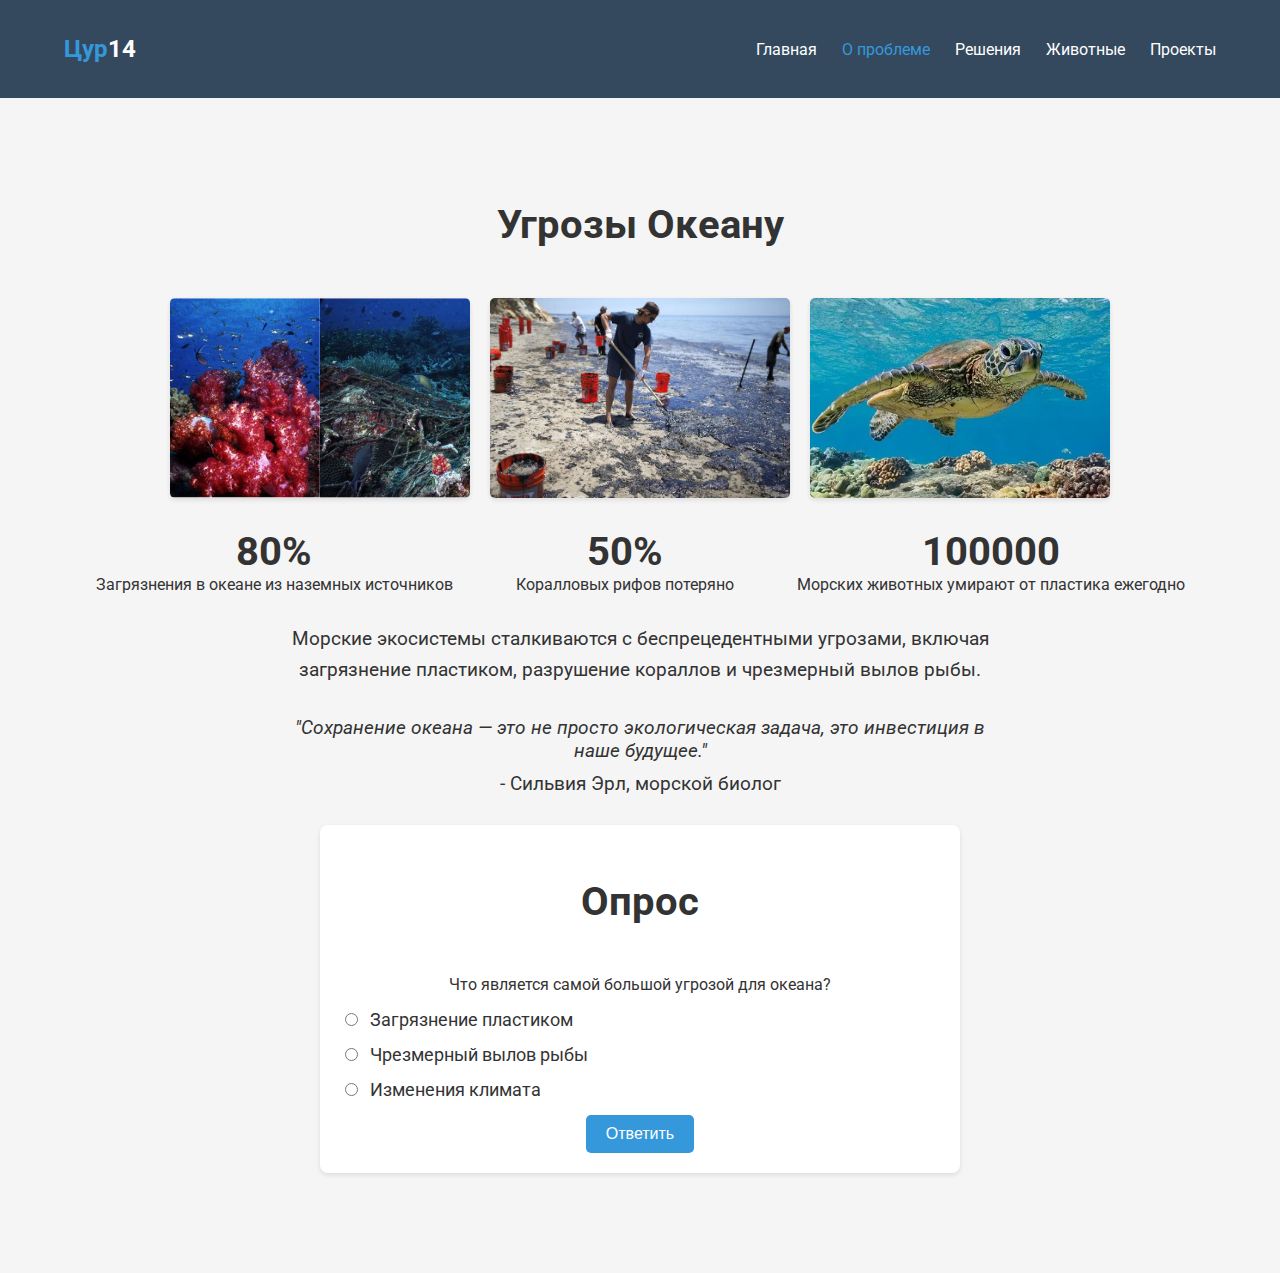
<file: problem.html>
<!DOCTYPE html>
<html lang="ru">
<head>
    <meta charset="UTF-8">
    <meta name="viewport" content="width=device-width, initial-scale=1.0">
    <title>Цур 14: Проблема</title>
    <link rel="stylesheet" href="style.css">
      <link rel="stylesheet" href="https://cdnjs.cloudflare.com/ajax/libs/font-awesome/6.0.0/css/all.min.css" integrity="sha512-9usAa10IRO0HhonpyAIVpjrylPvoDwiPUiKdWk5t3PyolY1cOd4DSE0Ga+ri4AuTroPR5aQvXU9xC6qOPnzFeg==" crossorigin="anonymous" referrerpolicy="no-referrer" />
      <link href="https://fonts.googleapis.com/css2?family=Roboto:wght@400;700&display=swap" rel="stylesheet">
</head>
<body>
    <nav class="navbar">
      <div class="container">
        <a href="index.html" class="logo"><span>Цур</span>14</a>
          <div class="menu-toggle">
             <i class="fas fa-bars"></i>
           </div>
         <ul class="nav-links">
              <li><a href="index.html" >Главная</a></li>
              <li><a href="problem.html" class="active">О проблеме</a></li>
              <li><a href="solutions.html">Решения</a></li>
              <li><a href="wildlife.html">Животные</a></li>
              <li><a href="projects.html">Проекты</a></li>
            
          </ul>
       </div>
      </nav>
     <div class="mobile-nav">
        <ul class="mobile-nav-links">
            <li><a href="index.html">Главная</a></li>
            <li><a href="problem.html" class="active">О проблеме</a></li>
           <li><a href="solutions.html">Решения</a></li>
            <li><a href="wildlife.html">Животные</a></li>
            <li><a href="projects.html">Проекты</a></li>
          
        </ul>
     </div>
    <section class="problem" id="problem">
        <div class="container">
            <h2>Угрозы Океану</h2>
            <div class="gallery">
               <div class="gallery-item"><img src="сломанные каралы.png" alt="Разрушенный коралл"></div>
               <div class="gallery-item"><img src="чистка.jpg" alt="Загрязнение"></div>
               <div class="gallery-item"><img src="черепашка.webp" alt="Морская черепаха"></div>
            </div>
            <div class="infographics">
               <div class="infographic-item">
                    <div class="infographic-text">
                       <span class="infographic-number">80%</span>
                       <span class="infographic-label">Загрязнения в океане из наземных источников</span>
                   </div>
                </div>
                <div class="infographic-item">
                    <div class="infographic-text">
                        <span class="infographic-number">50%</span>
                        <span class="infographic-label">Коралловых рифов потеряно</span>
                   </div>
                </div>
                <div class="infographic-item">
                  <div class="infographic-text">
                      <span class="infographic-number">100000</span>
                      <span class="infographic-label">Морских животных умирают от пластика ежегодно</span>
                   </div>
               </div>
           </div>
            <div class="problem-text-container">
                <p class="problem-text">
                   Морские экосистемы сталкиваются с беспрецедентными угрозами, включая загрязнение пластиком, разрушение кораллов и чрезмерный вылов рыбы.
                </p>
            </div>
           <div class="quote">
                <p>
                    "Сохранение океана — это не просто экологическая задача, это инвестиция в наше будущее."
                   <br>
                    <span> - Сильвия Эрл, морской биолог</span>
               </p>
            </div>
             <div class="quiz-container">
                <h2>Опрос</h2>
                <p>Что является самой большой угрозой для океана?</p>
                <form id="quiz-form">
                    <div class="quiz-option">
                         <input type="radio" id="option1" name="quiz" value="pollution">
                         <label for="option1">Загрязнение пластиком</label>
                    </div>
                    <div class="quiz-option">
                         <input type="radio" id="option2" name="quiz" value="overfishing">
                       <label for="option2">Чрезмерный вылов рыбы</label>
                   </div>
                   <div class="quiz-option">
                         <input type="radio" id="option3" name="quiz" value="climate">
                       <label for="option3">Изменения климата</label>
                   </div>
                  <button type="submit" class="quiz-button">Ответить</button>
             </form>
             <div id="result"></div>
            </div>
        </div>
     </section>
<script src="script.js"></script>
</body>
</html>
</file>
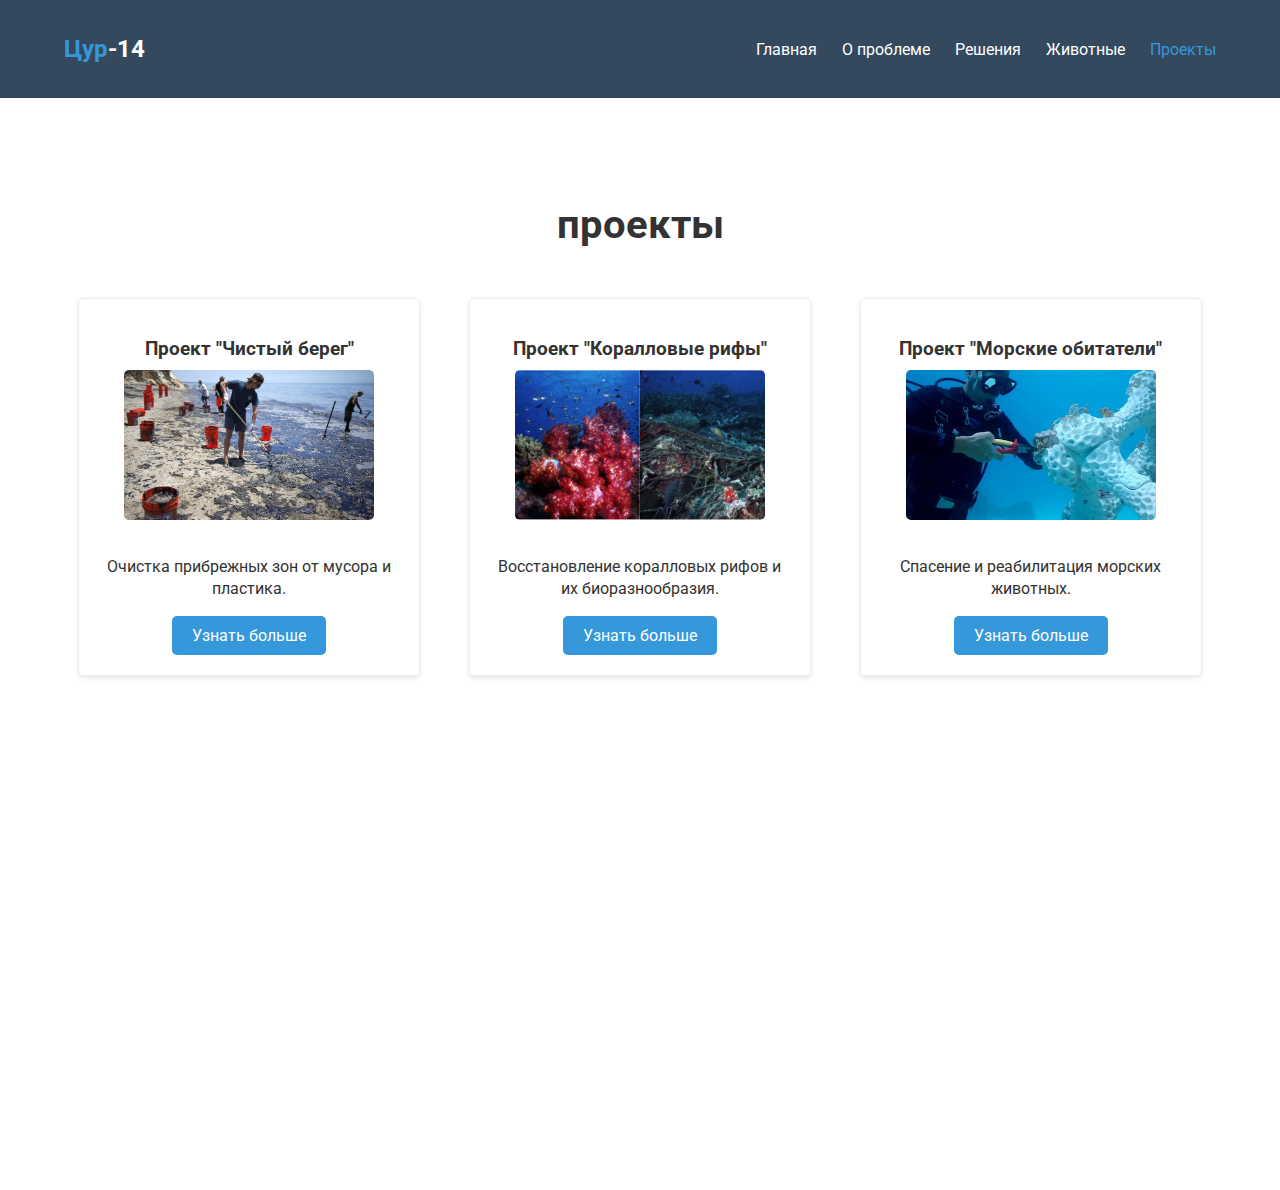
<file: projects.html>
<!DOCTYPE html>
<html lang="ru">
<head>
    <meta charset="UTF-8">
    <meta name="viewport" content="width=device-width, initial-scale=1.0">
    <title>Цур 14:Проекты</title>
    <link rel="stylesheet" href="style.css">
      <link rel="stylesheet" href="https://cdnjs.cloudflare.com/ajax/libs/font-awesome/6.0.0/css/all.min.css" integrity="sha512-9usAa10IRO0HhonpyAIVpjrylPvoDwiPUiKdWk5t3PyolY1cOd4DSE0Ga+ri4AuTroPR5aQvXU9xC6qOPnzFeg==" crossorigin="anonymous" referrerpolicy="no-referrer" />
      <link href="https://fonts.googleapis.com/css2?family=Roboto:wght@400;700&display=swap" rel="stylesheet">
</head>
<body>
     <nav class="navbar">
       <div class="container">
         <a href="index.html" class="logo"><span>Цур</span>-14</a>
           <div class="menu-toggle">
             <i class="fas fa-bars"></i>
            </div>
         <ul class="nav-links">
            <li><a href="index.html">Главная</a></li>
           <li><a href="problem.html" >О проблеме</a></li>
             <li><a href="solutions.html">Решения</a></li>
             <li><a href="wildlife.html">Животные</a></li>
            <li><a href="projects.html" class="active">Проекты</a></li>
     
         </ul>
       </div>
    </nav>
    <div class="mobile-nav">
        <ul class="mobile-nav-links">
            <li><a href="index.html">Главная</a></li>
            <li><a href="problem.html">О проблеме</a></li>
           <li><a href="solutions.html">Решения</a></li>
            <li><a href="wildlife.html">Животные</a></li>
            <li><a href="projects.html" class="active">Проекты</a></li>
         
        </ul>
     </div>
    <section class="projects" id="projects">
        <div class="container">
            <h2>проекты</h2>
            <div class="project-cards">
                <div class="project-card">
                  <h3>Проект "Чистый берег"</h3>
                    <div class="card-content">
                        <img src="чистка.jpg" alt="Чистка пляжа">
                      <p>Очистка прибрежных зон от мусора и пластика.</p>
                    </div>
                    <a href="contact.html" class="project-button">Узнать больше</a>
                </div>
               <div class="project-card">
                    <h3>Проект "Коралловые рифы"</h3>
                     <div class="card-content">
                       <img src="сломанные каралы.png" alt="Восстановление кораллов">
                        <p>Восстановление коралловых рифов и их биоразнообразия.</p>
                   </div>
                   <a href="contact.html" class="project-button">Узнать больше</a>
                </div>
              <div class="project-card">
                    <h3>Проект "Морские обитатели"</h3>
                     <div class="card-content">
                         <img src="восстановка.webp" alt="Спасение животных">
                       <p>Спасение и реабилитация морских животных.</p>
                   </div>
                    <a href="contact.html" class="project-button">Узнать больше</a>
                </div>
            </div>
          <div class="map-container">
              <iframe src="https://www.google.com/maps/embed?pb=!1m14!1m12!1m3!1d76004.8282708567!2d37.6320693!3d55.7509497!2m3!1f0!2f0!3f0!3m2!1i1024!2i768!4f13.1!5e0!3m2!1sru!2sru!4v1716455401419!5m2!1sru!2sru" width="600" height="450" style="border:0;" allowfullscreen="" loading="lazy" referrerpolicy="no-referrer-when-downgrade"></iframe>
             </div>
        </div>
    </section>
 <script src="script.js"></script>
</body>
</html>
</file>
<file: style.css>
body {
    font-family: 'Roboto', sans-serif;
    margin: 0;
    padding: 0;
    color: #333;
    scroll-behavior: smooth;
}
h2 {
   font-size: 2.5em;
    text-align: center;
    margin-bottom: 50px;
}

.container {
    width: 90%;
    max-width: 1200px;
    margin: 0 auto;
    padding: 20px 0;
}
/* Навигация */
.navbar {
    background-color: #34495e;
    padding: 15px 0;
    position: sticky;
    top: 0;
    z-index: 100;
}
.navbar .container {
    display: flex;
    justify-content: space-between;
    align-items: center;
}
.logo {
    color: white;
    font-size: 1.5em;
    text-decoration: none;
    font-weight: bold;
}
.logo span {
    color: #3498db;
}
.nav-links {
    list-style: none;
    padding: 0;
     margin: 0;
    display: flex;
}
.nav-links li {
   margin-left: 25px;
}
.nav-links li a {
    color: white;
    text-decoration: none;
    transition: color 0.3s ease;
}
.nav-links li a:hover {
   color: #3498db;
}
.menu-toggle {
  display: none;
   color: white;
   font-size: 1.5em;
   cursor: pointer;
}
.mobile-nav {
  position: fixed;
  top: 0;
  left: -300px;
  width: 300px;
  height: 100%;
  background-color: #34495e;
  z-index: 101;
  transition: left 0.3s ease;
  padding-top: 60px;
    overflow: auto;
}
.mobile-nav.active {
    left: 0;
}
.mobile-nav-links {
    list-style: none;
     padding: 0;
    margin: 0;
}
.mobile-nav-links li {
   margin-bottom: 20px;
  text-align: center;
}
.mobile-nav-links li a {
   color: white;
  text-decoration: none;
  font-size: 1.1em;
   display: block;
  padding: 10px 0;
  transition: color 0.3s ease;
}
.mobile-nav-links li a:hover {
   color: #3498db;
}
.home{
     position: relative;
     height: 100vh;
    display: flex;
    align-items: center;
    justify-content: center;
    text-align: center;
    overflow: hidden;
}

.background-video {
     position: absolute;
    top: 0;
    left: 0;
    width: 100%;
    height: 100%;
    overflow: hidden;
    z-index: -1;
}
.overlay {
    position: absolute;
    top: 0;
    left: 0;
    width: 100%;
    height: 100%;
    background-color: rgba(0,0,0,0.3);
    z-index: 0;
}

.background-video video {
    min-width: 100%;
    min-height: 100%;
    object-fit: cover;
}
.home .content {
  color: #fff;
  position: relative;
  z-index: 1;
  padding: 20px;
}
.main-title {
    font-size: 3.5em;
    margin-bottom: 10px;
    font-family: 'Times New Roman', Times, serif;
}
.subtitle {
    font-size: 1.3em;
    margin-bottom: 30px;
}
.animated-logo {
    font-size: 4em;
     margin: 30px auto;
    animation: logoAnimation 2s ease-in-out infinite alternate;
}

@keyframes logoAnimation {
    from {transform: translateY(0);}
    to {transform: translateY(-10px);}
}
.cta-button {
    padding: 15px 30px;
    background-color: #3498db;
    color: white;
    border: none;
    cursor: pointer;
    border-radius: 5px;
    font-size: 1.2em;
    transition: background-color 0.3s ease;
    text-decoration: none;
    display: inline-block;
}
.cta-button:hover {
    background-color: #217dbb;
}
.fade-in-text {
    opacity: 0;
    transform: translateY(20px);
    transition: opacity 0.8s ease-out, transform 0.8s ease-out;
    font-size: 1.2em;
     margin: 20px 0;
}
.fade-in-text.visible {
    opacity: 1;
    transform: translateY(0);
}
.gif-container {
   margin-top: 20px;
}
.wave-gif {
  width: 150px;
   height: auto;
}
/* Проблема */
.problem {
  background-color: #f5f5f5;
    padding: 50px 0;
}
.gallery {
    display: flex;
    justify-content: center;
    gap: 20px;
    margin-bottom: 30px;
}
.gallery-item {
    width: 300px;
    height: 200px;
    overflow: hidden;
    border-radius: 5px;
    box-shadow: 0 2px 5px rgba(0,0,0,0.1);
}
.gallery-item img {
    width: 100%;
    height: 100%;
    object-fit: cover;
}
.infographics {
    display: flex;
    justify-content: space-around;
    margin-bottom: 30px;
}
.infographic-item {
    text-align: center;
}
.infographic-number {
    font-size: 2.5em;
    font-weight: bold;
    display: block;
}
.infographic-label {
   font-size: 1em;
    display: block;
}
.problem-text-container {
     margin-bottom: 30px;
    text-align: center;
}
.problem-text {
      font-size: 1.2em;
     line-height: 1.6;
    max-width: 800px;
    margin: 0 auto;
}
.quote {
    text-align: center;
    font-style: italic;
    max-width: 700px;
     margin: 0 auto;
    font-size: 1.2em;
}
.quote span {
  font-style: normal;
  display: block;
   margin-top: 10px;
}
.quiz-container {
     background-color: white;
    padding: 20px;
    border-radius: 8px;
    box-shadow: 0 2px 5px rgba(0,0,0,0.1);
    margin-top: 30px;
     max-width: 600px;
     margin: 30px auto;
    text-align: center;
}
.quiz-option {
    margin: 15px 0;
    text-align: left;
}
.quiz-option label {
    font-size: 1.1em;
    margin-left: 5px;
}
.quiz-button {
    padding: 10px 20px;
    background-color: #3498db;
    color: white;
    border: none;
    cursor: pointer;
    border-radius: 5px;
     font-size: 1em;
   transition: background-color 0.3s ease;
}
.quiz-button:hover {
    background-color: #217dbb;
}

/* Решения */
.solutions {
    background-color: #fff;
    padding: 50px 0;
    position: relative;
}
.solutions-grid {
    display: flex;
     justify-content: space-around;
    margin-bottom: 40px;
}
.solution-item {
    text-align: center;
     width: 250px;
}
.solution-item i {
    font-size: 3em;
    color: #3498db;
    margin-bottom: 15px;
}
.solution-item p {
    font-size: 1.2em;
    margin-bottom: 15px;
}
.solution-button {
    padding: 10px 20px;
    background-color: #2ecc71;
    color: white;
    border: none;
    cursor: pointer;
    border-radius: 5px;
    transition: background-color 0.3s ease;
    text-decoration: none;
    display: inline-block;
}
.solution-button:hover {
    background-color: #27ae60;
}
.video-container {
  max-width: 800px;
  margin: 20px auto;
  text-align: center;
}
.video-container video {
    width: 100%;
    max-width: 100%;
     height: auto;
    border-radius: 5px;
}

.solutions-text {
   text-align: center;
    max-width: 800px;
    margin: 0 auto;
    font-size: 1.2em;
    line-height: 1.6;
    margin-top: 30px;
}
.animated-elements {
    position: absolute;
    top: 20%;
    left: 10%;
    z-index: -1;
}
.animated-element {
    position: absolute;
}

.animated-bubble {
     width: 50px;
    height: 50px;
     border-radius: 50%;
     background-color: #3498db;
     animation: bubbleAnimation 5s linear infinite;
}
.animated-bubble-2 {
     width: 30px;
    height: 30px;
      border-radius: 50%;
    background-color: #2ecc71;
      animation: bubbleAnimation 8s linear infinite;
}

@keyframes bubbleAnimation {
    0% {
        transform: translateY(0) translateX(0);
        opacity: 0.6;
    }
   50% {
        transform: translateY(20px) translateX(-10px);
           opacity: 0.3;
    }
    100% {
         transform: translateY(0) translateX(0);
          opacity: 0;
    }
}

/* Животные */
.wildlife {
   background-color: #f0f8ff;
    padding: 50px 0;
}
.wildlife .gallery {
    display: flex;
    justify-content: center;
     gap: 20px;
    margin-bottom: 30px;
}
.wildlife .gallery-item {
    width: 250px;
    height: 180px;
    overflow: hidden;
    border-radius: 5px;
    box-shadow: 0 2px 5px rgba(0,0,0,0.1);
}
.wildlife .gallery-item img {
    width: 100%;
    height: 100%;
    object-fit: cover;
    transition: transform 0.3s ease;
}
.wildlife .gallery-item img:hover {
    transform: scale(1.1);
}
.descriptions {
    display: flex;
    justify-content: space-around;
    margin-bottom: 30px;
}
.description {
  width: 250px;
    text-align: center;
    padding: 15px;
}
.description h3 {
   margin-bottom: 10px;
}
.description p {
    font-size: 1em;
     line-height: 1.4;
}
.gif-container-animals {
  margin-top: 20px;
    text-align: center;
}
.jellyfish-gif {
   width: 120px;
  height: auto;
}

/* Проекты */
.projects {
    background-color: #fff;
    padding: 50px 0;
}
.project-cards {
    display: flex;
    justify-content: space-around;
    flex-wrap: wrap;
    gap: 20px;
     margin-bottom: 40px;
}
.project-card {
     width: 300px;
    padding: 20px;
    border: 1px solid #eee;
    border-radius: 5px;
    box-shadow: 0 2px 5px rgba(0,0,0,0.1);
    text-align: center;
}
.card-content {
   display: flex;
    align-items: center;
    flex-direction: column;
}
.card-content img {
    width: 250px;
    height: 150px;
    object-fit: cover;
   border-radius: 5px;
    margin-bottom: 20px;
}
.project-card h3 {
     margin-bottom: 10px;
}
.project-card p {
     font-size: 1em;
     line-height: 1.4;
    margin-bottom: 15px;
}
.project-button {
    padding: 10px 20px;
     background-color: #3498db;
    color: white;
    border: none;
    cursor: pointer;
     border-radius: 5px;
    transition: background-color 0.3s ease;
     text-decoration: none;
     display: inline-block;
}
.project-button:hover {
    background-color: #217dbb;
}
.map-container {
    text-align: center;
}
.map-container iframe {
    width: 100%;
    height: 400px;
     border: none;
   border-radius: 5px;
    max-width: 800px;
    margin: 0 auto;
}
.form-group {
  margin-bottom: 15px;
}
.form-group input,
.form-group textarea {
    width: 100%;
   padding: 10px;
    border: 1px solid #ddd;
    border-radius: 5px;
    font-size: 1em;
    box-sizing: border-box;
}
.form-group textarea {
    height: 150px;
}
.submit-button {
    padding: 10px 20px;
      background-color: #2ecc71;
    color: white;
    border: none;
    cursor: pointer;
    border-radius: 5px;
     font-size: 1em;
    transition: background-color 0.3s ease;
}
.submit-button:hover {
    background-color: #27ae60;
}
.contact-info {
   margin: 20px 0;
    text-align: center;
}
.contact-info p {
   font-size: 1.1em;
     margin-bottom: 10px;
}
.social-links {
    text-align: center;
}
.social-icon {
    display: inline-block;
   font-size: 1.5em;
    color: #3498db;
     margin: 0 10px;
    transition: color 0.3s ease;
}
.social-icon:hover {
    color: #217dbb;
}
/* active nav */
.nav-links li a.active,
.mobile-nav-links li a.active{
     color:#3498db;
}
/* media request */
@media (max-width: 768px) {
 .nav-links {
      display: none;
    }
 .menu-toggle {
      display: block;
   }
}
</file>
